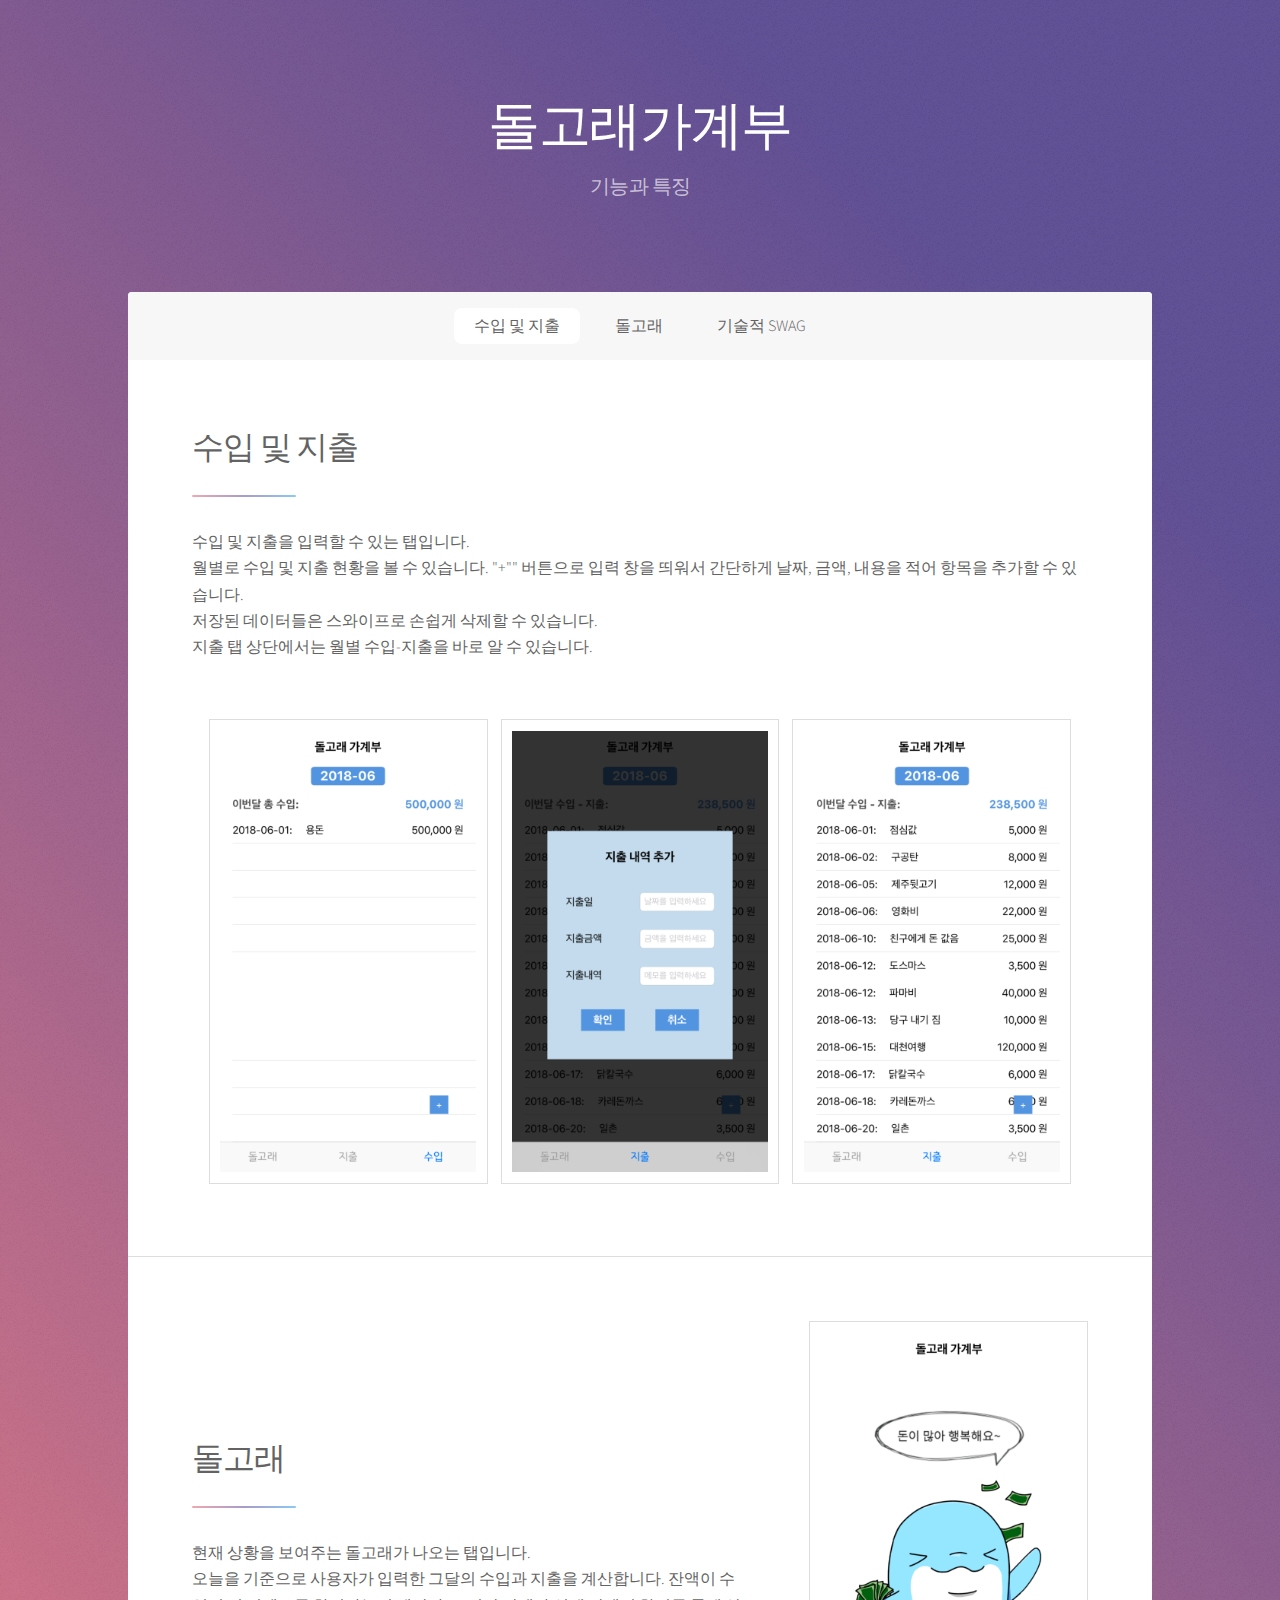
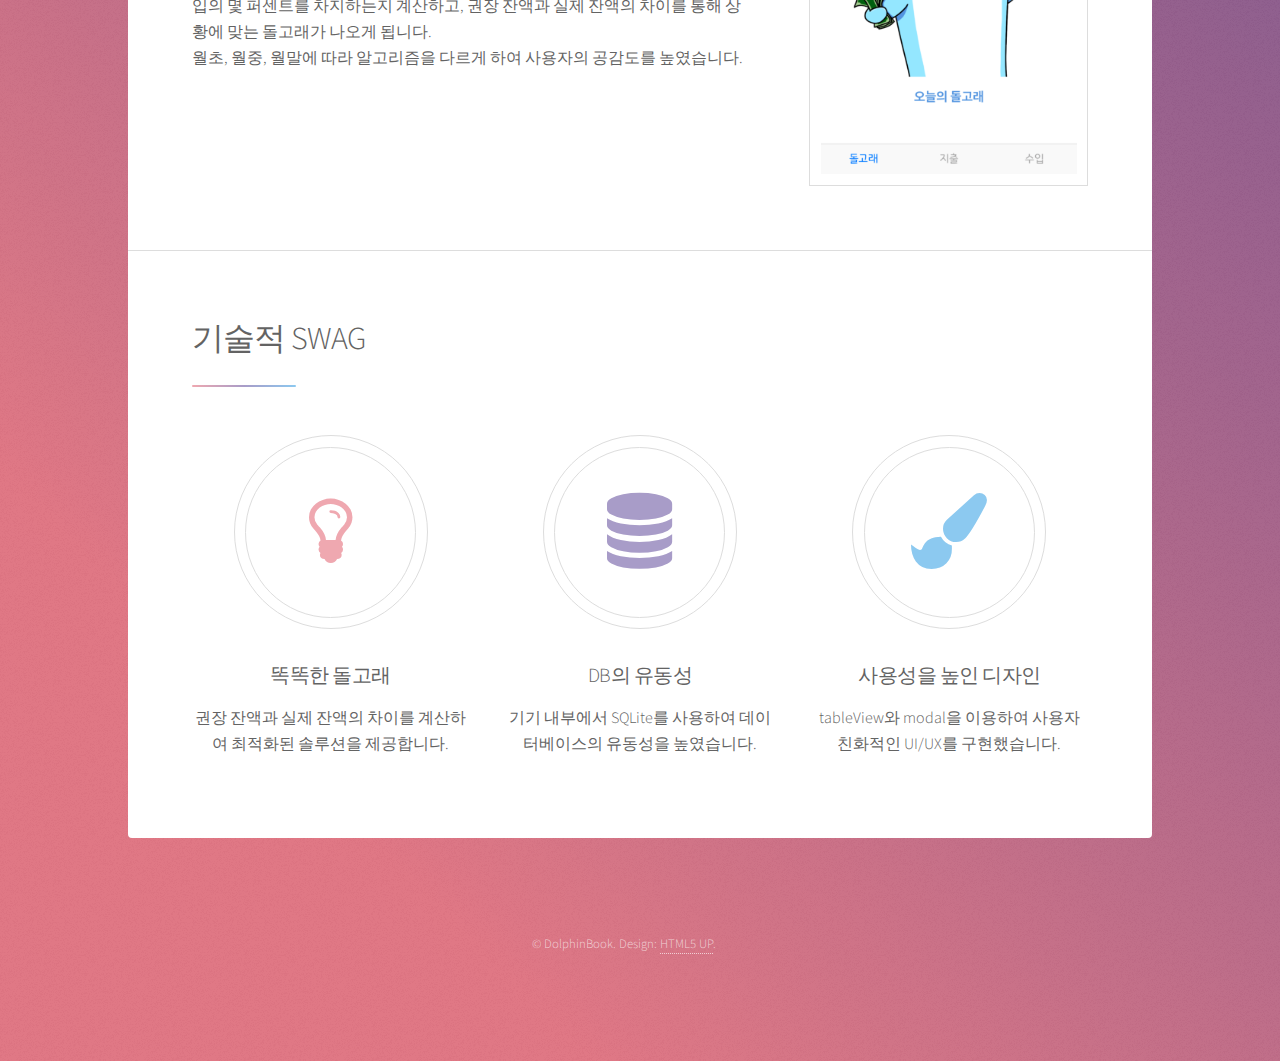
<file: docs/generic.html>
<!DOCTYPE HTML>
<!--
	Stellar by HTML5 UP
	html5up.net | @ajlkn
	Free for personal and commercial use under the CCA 3.0 license (html5up.net/license)
-->
<html>
	<head>
		<title>돌고래가계부 :: 기능과 특징</title>
		<meta charset="utf-8" />
		<meta name="viewport" content="width=device-width, initial-scale=1, user-scalable=no" />
		<link rel="stylesheet" href="assets/css/main.css" />
		<noscript><link rel="stylesheet" href="assets/css/noscript.css" /></noscript>
	</head>
	<body class="is-preload">

		<!-- Wrapper -->
			<div id="wrapper">

				<!-- Header -->

					<header id="header" class="alt">

						<h1>돌고래가계부</h1>

						<p>기능과 특징</p>

					</header>



				<!-- Nav -->

					<nav id="nav">

						<ul>

							<li><a href="#intro" class="active">수입 및 지출</a></li>
							<li><a href="#first">돌고래</a></li>
							<li><a href="#second">기술적 SWAG</a></li>
						</ul>
					</nav>

				<!-- Main -->
					<div id="main">

						<!-- Introduction -->
							<section id="intro" class="main">
								<div class="spotlight" style="display: block">
									<div class="content">
										<header class="major">
											<h2>수입 및 지출</h2>
										</header>
										<p>수입 및 지출을 입력할 수 있는 탭입니다.<br>
                                        월별로 수입 및 지출 현황을 볼 수 있습니다. "+"" 버튼으로 입력 창을 띄워서 간단하게 날짜, 금액, 내용을 적어 항목을 추가할 수 있습니다.<br>
                                        저장된 데이터들은 스와이프로 손쉽게 삭제할 수 있습니다.<br>
                                        지출 탭 상단에서는 월별 수입-지출을 바로 알 수 있습니다. </p> <br />
									</div>
                                    <div style="text-align: center">
									    <div class="imagesq" style="margin-left: 0px; margin-right: 0px"><img src="images/detail_pic04.png" alt="" /></div>
									    <div class="imagesq" style="margin-left: 10px; margin-right: 10px"><img src="images/detail_pic05.png" alt="" /></div>
									    <div class="imagesq" style="margin-left: 0px; margin-right: 0px"><img src="images/detail_pic01.png" alt="" /></div>
								    </div>
                                </div>
							</section>

						<!-- First Section -->
							<section id="first" class="main">
								<div class="spotlight">
									<div class="content">
										<header class="major">
											<h2>돌고래</h2>
										</header>
										<p>현재 상황을 보여주는 돌고래가 나오는 탭입니다.<br>
                                        오늘을 기준으로 사용자가 입력한 그달의 수입과 지출을 계산합니다.
                                        잔액이 수입의 몇 퍼센트를 차지하는지 계산하고, 권장 잔액과 실제 잔액의 차이를 통해
                                        상황에 맞는 돌고래가 나오게 됩니다. <br>
                                        월초, 월중, 월말에 따라 알고리즘을 다르게 하여 사용자의 공감도를 높였습니다. </p>
									</div>
									<span class="imagesq"><img src="images/detail_pic02.png" alt="" /></span>
								</div>
							</section>



						<!-- Second Section -->

							<section id="second" class="main">

								<header class="major">
									<h2>기술적 SWAG</h2>
								</header>
								<ul class="features">
									<li style="text-align: center">
										<span class="icon major style1 fa-lightbulb-o"></span>
										<h3>똑똑한 돌고래</h3>
                                        <p>권장 잔액과 실제 잔액의 차이를 계산하여 최적화된 솔루션을 제공합니다.</p>
									</li>
									<li style="text-align: center">
										<span class="icon major style3 fa-database"></span>
										<h3>DB의 유동성</h3>
                                        <p>기기 내부에서 SQLite를 사용하여 데이터베이스의 유동성을 높였습니다.</p>
									</li>
									<li style="text-align: center">
										<span class="icon major style5 fa-paint-brush"></span>
										<h3>사용성을 높인 디자인</h3>
                                        <p>tableView와 modal을 이용하여 사용자 친화적인 UI/UX를 구현했습니다.</p>
									</li>
								</ul>

							</section>

					</div>

				<!-- Footer -->
					<footer id="footer">
						<p class="copyright">&copy; DolphinBook. Design: <a href="https://html5up.net">HTML5 UP</a>.</p>
					</footer>

			</div>

		<!-- Scripts -->
			<script src="assets/js/jquery.min.js"></script>
			<script src="assets/js/jquery.scrollex.min.js"></script>
			<script src="assets/js/jquery.scrolly.min.js"></script>
			<script src="assets/js/browser.min.js"></script>
			<script src="assets/js/breakpoints.min.js"></script>
			<script src="assets/js/util.js"></script>
			<script src="assets/js/main.js"></script>

	</body>
</html>
</file>
<file: docs/assets/css/noscript.css>
/*
	Stellar by HTML5 UP
	html5up.net | @ajlkn
	Free for personal and commercial use under the CCA 3.0 license (html5up.net/license)
*/

/* Header */

	body.is-preload #header.alt > * {
		opacity: 1;
	}

	body.is-preload #header.alt .logo {
		-moz-transform: none;
		-webkit-transform: none;
		-ms-transform: none;
		transform: none;
	}
</file>
<file: docs/assets/css/main.css>
@import url(font-awesome.min.css);
@import "https://fonts.googleapis.com/css?family=Source+Sans+Pro:300,400";

/*
	Stellar by HTML5 UP
	html5up.net | @ajlkn
	Free for personal and commercial use under the CCA 3.0 license (html5up.net/license)
*/

html, body, div, span, applet, object,
iframe, h1, h2, h3, h4, h5, h6, p, blockquote,
pre, a, abbr, acronym, address, big, cite,
code, del, dfn, em, img, ins, kbd, q, s, samp,
small, strike, strong, sub, sup, tt, var, b,
u, i, center, dl, dt, dd, ol, ul, li, fieldset,
form, label, legend, table, caption, tbody,
tfoot, thead, tr, th, td, article, aside,
canvas, details, embed, figure, figcaption,
footer, header, hgroup, menu, nav, output, ruby,
section, summary, time, mark, audio, video {
	margin: 0;
	padding: 0;
	border: 0;
	font-size: 100%;
	font: inherit;
	vertical-align: baseline;}

article, aside, details, figcaption, figure,
footer, header, hgroup, menu, nav, section {
	display: block;}

body {
	line-height: 1;
}

ol, ul {
	list-style: none;
}

blockquote, q {
	quotes: none;
}

	blockquote:before, blockquote:after, q:before, q:after {
		content: '';
		content: none;
	}

table {
	border-collapse: collapse;
	border-spacing: 0;
}

body {
	-webkit-text-size-adjust: none;
}

mark {
	background-color: transparent;
	color: inherit;
}

input::-moz-focus-inner {
	border: 0;
	padding: 0;
}

input, select, textarea {
	-moz-appearance: none;
	-webkit-appearance: none;
	-ms-appearance: none;
	appearance: none;
}

/* Basic */

	@-ms-viewport {
		width: device-width;
	}

	body {
		-ms-overflow-style: scrollbar;
	}

	@media screen and (max-width: 480px) {

		html, body {
			min-width: 320px;
		}

	}

	html {
		box-sizing: border-box;
	}

	*, *:before, *:after {
		box-sizing: inherit;
	}

	body {
		background-color: #935d8c;
		background-image: url("images/overlay.png"), -moz-linear-gradient(45deg, #e37682 15%, #5f4d93 85%);
		background-image: url("images/overlay.png"), -webkit-linear-gradient(45deg, #e37682 15%, #5f4d93 85%);
		background-image: url("images/overlay.png"), -ms-linear-gradient(45deg, #e37682 15%, #5f4d93 85%);
		background-image: url("images/overlay.png"), linear-gradient(45deg, #e37682 15%, #5f4d93 85%);
	}

		body.is-preload *, body.is-preload *:before, body.is-preload *:after {
			-moz-animation: none !important;
			-webkit-animation: none !important;
			-ms-animation: none !important;
			animation: none !important;
			-moz-transition: none !important;
			-webkit-transition: none !important;
			-ms-transition: none !important;
			transition: none !important;
		}

/* Type */

	body {
		background-color: #935d8c;
		color: rgba(255, 255, 255, 0.65);
	}

	body, input, select, textarea {
		font-family: "Source Sans Pro", Helvetica, sans-serif;
		font-size: 17pt;
		font-weight: 300;
		line-height: 1.65;
	}

		@media screen and (max-width: 1680px) {

			body, input, select, textarea {
				font-size: 14pt;
			}

		}

		@media screen and (max-width: 1280px) {

			body, input, select, textarea {
				font-size: 12pt;
			}

		}

		@media screen and (max-width: 360px) {

			body, input, select, textarea {
				font-size: 11pt;
			}

		}

	a {
		-moz-transition: color 0.2s ease, border-bottom 0.2s ease;
		-webkit-transition: color 0.2s ease, border-bottom 0.2s ease;
		-ms-transition: color 0.2s ease, border-bottom 0.2s ease;
		transition: color 0.2s ease, border-bottom 0.2s ease;
		text-decoration: none;
		border-bottom: dotted 1px;
		color: inherit;
	}

		a:hover {
			border-bottom-color: transparent;
		}

	strong, b {
		font-weight: 400;
	}

	em, i {
		font-style: italic;
	}

	p {
		margin: 0 0 2em 0;
	}

		p.content {
			-moz-columns: 20em 2;
			-webkit-columns: 20em 2;
			-ms-columns: 20em 2;
			columns: 20em 2;
			-moz-column-gap: 2em;
			-webkit-column-gap: 2em;
			-ms-column-gap: 2em;
			column-gap: 2em;
			text-align: justify;
		}

	h1, h2, h3, h4, h5, h6 {
		font-weight: 300;
		line-height: 1.5;
		margin: 0 0 0.7em 0;
		letter-spacing: -0.025em;
	}

		h1 a, h2 a, h3 a, h4 a, h5 a, h6 a {
			color: inherit;
			text-decoration: none;
		}

	h1 {
		font-size: 2.5em;
		line-height: 1.2;
	}

	h2 {
		font-size: 1.5em;
	}

	h3 {
		font-size: 1.25em;
	}

	h4 {
		font-size: 1.1em;
	}

	h5 {
		font-size: 0.9em;
	}

	h6 {
		font-size: 0.7em;
	}

	@media screen and (max-width: 736px) {

		h1 {
			font-size: 2em;
		}

	}

	sub {
		font-size: 0.8em;
		position: relative;
		top: 0.5em;
	}

	sup {
		font-size: 0.8em;
		position: relative;
		top: -0.5em;
	}

	blockquote {
		border-left: solid 4px;
		font-style: italic;
		margin: 0 0 2em 0;
		padding: 0.5em 0 0.5em 2em;
	}

	code {
		border-radius: 8px;
		border: solid 1px;
		font-family: "Courier New", monospace;
		font-size: 0.9em;
		margin: 0 0.25em;
		padding: 0.25em 0.65em;
	}

	pre {
		-webkit-overflow-scrolling: touch;
		font-family: "Courier New", monospace;
		font-size: 0.9em;
		margin: 0 0 2em 0;
	}

		pre code {
			display: block;
			line-height: 1.75;
			padding: 1em 1.5em;
			overflow-x: auto;
		}

	hr {
		border: 0;
		border-bottom: solid 1px;
		margin: 2em 0;
	}

		hr.major {
			margin: 3em 0;
		}

	.align-left {
		text-align: left;
	}

	.align-center {
		text-align: center;
	}

	.align-right {
		text-align: right;
	}

	input, select, textarea {
		color: #ffffff;
	}

	a:hover {
		color: #ffffff;
	}

	strong, b {
		color: #ffffff;
	}

	h1, h2, h3, h4, h5, h6 {
		color: #ffffff;
	}

	blockquote {
		border-left-color: rgba(255, 255, 255, 0.35);
	}

	code {
		background: rgba(255, 255, 255, 0.075);
		border-color: rgba(255, 255, 255, 0.35);
	}

	hr {
		border-bottom-color: rgba(255, 255, 255, 0.35);
	}

/* Row */

	.row {
		display: flex;
		flex-wrap: wrap;
		box-sizing: border-box;
		align-items: stretch;
	}

		.row > * {
			box-sizing: border-box;
		}

		.row.gtr-uniform > * > :last-child {
			margin-bottom: 0;
		}

		.row.aln-left {
			justify-content: flex-start;
		}

		.row.aln-center {
			justify-content: center;
		}

		.row.aln-right {
			justify-content: flex-end;
		}

		.row.aln-top {
			align-items: flex-start;
		}

		.row.aln-middle {
			align-items: center;
		}

		.row.aln-bottom {
			align-items: flex-end;
		}

		.row > .imp {
			order: -1;
		}

		.row > .col-1 {
			width: 8.3333333333%;
		}

		.row > .off-1 {
			margin-left: 8.3333333333%;
		}

		.row > .col-2 {
			width: 16.6666666667%;
		}

		.row > .off-2 {
			margin-left: 16.6666666667%;
		}

		.row > .col-3 {
			width: 25%;
		}

		.row > .off-3 {
			margin-left: 25%;
		}

		.row > .col-4 {
			width: 33.3333333333%;
		}

		.row > .off-4 {
			margin-left: 33.3333333333%;
		}

		.row > .col-5 {
			width: 41.6666666667%;
		}

		.row > .off-5 {
			margin-left: 41.6666666667%;
		}

		.row > .col-6 {
			width: 50%;
		}

		.row > .off-6 {
			margin-left: 50%;
		}

		.row > .col-7 {
			width: 58.3333333333%;
		}

		.row > .off-7 {
			margin-left: 58.3333333333%;
		}

		.row > .col-8 {
			width: 66.6666666667%;
		}

		.row > .off-8 {
			margin-left: 66.6666666667%;
		}

		.row > .col-9 {
			width: 75%;
		}

		.row > .off-9 {
			margin-left: 75%;
		}

		.row > .col-10 {
			width: 83.3333333333%;
		}

		.row > .off-10 {
			margin-left: 83.3333333333%;
		}

		.row > .col-11 {
			width: 91.6666666667%;
		}

		.row > .off-11 {
			margin-left: 91.6666666667%;
		}

		.row > .col-12 {
			width: 100%;
		}

		.row > .off-12 {
			margin-left: 100%;
		}

		.row.gtr-0 {
			margin-top: 0;
			margin-left: 0em;
		}

			.row.gtr-0 > * {
				padding: 0 0 0 0em;
			}

			.row.gtr-0.gtr-uniform {
				margin-top: 0em;
			}

				.row.gtr-0.gtr-uniform > * {
					padding-top: 0em;
				}

		.row.gtr-25 {
			margin-top: 0;
			margin-left: -0.375em;
		}

			.row.gtr-25 > * {
				padding: 0 0 0 0.375em;
			}

			.row.gtr-25.gtr-uniform {
				margin-top: -0.375em;
			}

				.row.gtr-25.gtr-uniform > * {
					padding-top: 0.375em;
				}

		.row.gtr-50 {
			margin-top: 0;
			margin-left: -0.75em;
		}

			.row.gtr-50 > * {
				padding: 0 0 0 0.75em;
			}

			.row.gtr-50.gtr-uniform {
				margin-top: -0.75em;
			}

				.row.gtr-50.gtr-uniform > * {
					padding-top: 0.75em;
				}

		.row {
			margin-top: 0;
			margin-left: -1.5em;
		}

			.row > * {
				padding: 0 0 0 1.5em;
			}

			.row.gtr-uniform {
				margin-top: -1.5em;
			}

				.row.gtr-uniform > * {
					padding-top: 1.5em;
				}

		.row.gtr-150 {
			margin-top: 0;
			margin-left: -2.25em;
		}

			.row.gtr-150 > * {
				padding: 0 0 0 2.25em;
			}

			.row.gtr-150.gtr-uniform {
				margin-top: -2.25em;
			}

				.row.gtr-150.gtr-uniform > * {
					padding-top: 2.25em;
				}

		.row.gtr-200 {
			margin-top: 0;
			margin-left: -3em;
		}

			.row.gtr-200 > * {
				padding: 0 0 0 3em;
			}

			.row.gtr-200.gtr-uniform {
				margin-top: -3em;
			}

				.row.gtr-200.gtr-uniform > * {
					padding-top: 3em;
				}

		@media screen and (max-width: 1680px) {

			.row {
				display: flex;
				flex-wrap: wrap;
				box-sizing: border-box;
				align-items: stretch;
			}

				.row > * {
					box-sizing: border-box;
				}

				.row.gtr-uniform > * > :last-child {
					margin-bottom: 0;
				}

				.row.aln-left {
					justify-content: flex-start;
				}

				.row.aln-center {
					justify-content: center;
				}

				.row.aln-right {
					justify-content: flex-end;
				}

				.row.aln-top {
					align-items: flex-start;
				}

				.row.aln-middle {
					align-items: center;
				}

				.row.aln-bottom {
					align-items: flex-end;
				}

				.row > .imp-xlarge {
					order: -1;
				}

				.row > .col-1-xlarge {
					width: 8.3333333333%;
				}

				.row > .off-1-xlarge {
					margin-left: 8.3333333333%;
				}

				.row > .col-2-xlarge {
					width: 16.6666666667%;
				}

				.row > .off-2-xlarge {
					margin-left: 16.6666666667%;
				}

				.row > .col-3-xlarge {
					width: 25%;
				}

				.row > .off-3-xlarge {
					margin-left: 25%;
				}

				.row > .col-4-xlarge {
					width: 33.3333333333%;
				}

				.row > .off-4-xlarge {
					margin-left: 33.3333333333%;
				}

				.row > .col-5-xlarge {
					width: 41.6666666667%;
				}

				.row > .off-5-xlarge {
					margin-left: 41.6666666667%;
				}

				.row > .col-6-xlarge {
					width: 50%;
				}

				.row > .off-6-xlarge {
					margin-left: 50%;
				}

				.row > .col-7-xlarge {
					width: 58.3333333333%;
				}

				.row > .off-7-xlarge {
					margin-left: 58.3333333333%;
				}

				.row > .col-8-xlarge {
					width: 66.6666666667%;
				}

				.row > .off-8-xlarge {
					margin-left: 66.6666666667%;
				}

				.row > .col-9-xlarge {
					width: 75%;
				}

				.row > .off-9-xlarge {
					margin-left: 75%;
				}

				.row > .col-10-xlarge {
					width: 83.3333333333%;
				}

				.row > .off-10-xlarge {
					margin-left: 83.3333333333%;
				}

				.row > .col-11-xlarge {
					width: 91.6666666667%;
				}

				.row > .off-11-xlarge {
					margin-left: 91.6666666667%;
				}

				.row > .col-12-xlarge {
					width: 100%;
				}

				.row > .off-12-xlarge {
					margin-left: 100%;
				}

				.row.gtr-0 {
					margin-top: 0;
					margin-left: 0em;
				}

					.row.gtr-0 > * {
						padding: 0 0 0 0em;
					}

					.row.gtr-0.gtr-uniform {
						margin-top: 0em;
					}

						.row.gtr-0.gtr-uniform > * {
							padding-top: 0em;
						}

				.row.gtr-25 {
					margin-top: 0;
					margin-left: -0.375em;
				}

					.row.gtr-25 > * {
						padding: 0 0 0 0.375em;
					}

					.row.gtr-25.gtr-uniform {
						margin-top: -0.375em;
					}

						.row.gtr-25.gtr-uniform > * {
							padding-top: 0.375em;
						}

				.row.gtr-50 {
					margin-top: 0;
					margin-left: -0.75em;
				}

					.row.gtr-50 > * {
						padding: 0 0 0 0.75em;
					}

					.row.gtr-50.gtr-uniform {
						margin-top: -0.75em;
					}

						.row.gtr-50.gtr-uniform > * {
							padding-top: 0.75em;
						}

				.row {
					margin-top: 0;
					margin-left: -1.5em;
				}

					.row > * {
						padding: 0 0 0 1.5em;
					}

					.row.gtr-uniform {
						margin-top: -1.5em;
					}

						.row.gtr-uniform > * {
							padding-top: 1.5em;
						}

				.row.gtr-150 {
					margin-top: 0;
					margin-left: -2.25em;
				}

					.row.gtr-150 > * {
						padding: 0 0 0 2.25em;
					}

					.row.gtr-150.gtr-uniform {
						margin-top: -2.25em;
					}

						.row.gtr-150.gtr-uniform > * {
							padding-top: 2.25em;
						}

				.row.gtr-200 {
					margin-top: 0;
					margin-left: -3em;
				}

					.row.gtr-200 > * {
						padding: 0 0 0 3em;
					}

					.row.gtr-200.gtr-uniform {
						margin-top: -3em;
					}

						.row.gtr-200.gtr-uniform > * {
							padding-top: 3em;
						}

		}

		@media screen and (max-width: 1280px) {

			.row {
				display: flex;
				flex-wrap: wrap;
				box-sizing: border-box;
				align-items: stretch;
			}

				.row > * {
					box-sizing: border-box;
				}

				.row.gtr-uniform > * > :last-child {
					margin-bottom: 0;
				}

				.row.aln-left {
					justify-content: flex-start;
				}

				.row.aln-center {
					justify-content: center;
				}

				.row.aln-right {
					justify-content: flex-end;
				}

				.row.aln-top {
					align-items: flex-start;
				}

				.row.aln-middle {
					align-items: center;
				}

				.row.aln-bottom {
					align-items: flex-end;
				}

				.row > .imp-large {
					order: -1;
				}

				.row > .col-1-large {
					width: 8.3333333333%;
				}

				.row > .off-1-large {
					margin-left: 8.3333333333%;
				}

				.row > .col-2-large {
					width: 16.6666666667%;
				}

				.row > .off-2-large {
					margin-left: 16.6666666667%;
				}

				.row > .col-3-large {
					width: 25%;
				}

				.row > .off-3-large {
					margin-left: 25%;
				}

				.row > .col-4-large {
					width: 33.3333333333%;
				}

				.row > .off-4-large {
					margin-left: 33.3333333333%;
				}

				.row > .col-5-large {
					width: 41.6666666667%;
				}

				.row > .off-5-large {
					margin-left: 41.6666666667%;
				}

				.row > .col-6-large {
					width: 50%;
				}

				.row > .off-6-large {
					margin-left: 50%;
				}

				.row > .col-7-large {
					width: 58.3333333333%;
				}

				.row > .off-7-large {
					margin-left: 58.3333333333%;
				}

				.row > .col-8-large {
					width: 66.6666666667%;
				}

				.row > .off-8-large {
					margin-left: 66.6666666667%;
				}

				.row > .col-9-large {
					width: 75%;
				}

				.row > .off-9-large {
					margin-left: 75%;
				}

				.row > .col-10-large {
					width: 83.3333333333%;
				}

				.row > .off-10-large {
					margin-left: 83.3333333333%;
				}

				.row > .col-11-large {
					width: 91.6666666667%;
				}

				.row > .off-11-large {
					margin-left: 91.6666666667%;
				}

				.row > .col-12-large {
					width: 100%;
				}

				.row > .off-12-large {
					margin-left: 100%;
				}

				.row.gtr-0 {
					margin-top: 0;
					margin-left: 0em;
				}

					.row.gtr-0 > * {
						padding: 0 0 0 0em;
					}

					.row.gtr-0.gtr-uniform {
						margin-top: 0em;
					}

						.row.gtr-0.gtr-uniform > * {
							padding-top: 0em;
						}

				.row.gtr-25 {
					margin-top: 0;
					margin-left: -0.375em;
				}

					.row.gtr-25 > * {
						padding: 0 0 0 0.375em;
					}

					.row.gtr-25.gtr-uniform {
						margin-top: -0.375em;
					}

						.row.gtr-25.gtr-uniform > * {
							padding-top: 0.375em;
						}

				.row.gtr-50 {
					margin-top: 0;
					margin-left: -0.75em;
				}

					.row.gtr-50 > * {
						padding: 0 0 0 0.75em;
					}

					.row.gtr-50.gtr-uniform {
						margin-top: -0.75em;
					}

						.row.gtr-50.gtr-uniform > * {
							padding-top: 0.75em;
						}

				.row {
					margin-top: 0;
					margin-left: -1.5em;
				}

					.row > * {
						padding: 0 0 0 1.5em;
					}

					.row.gtr-uniform {
						margin-top: -1.5em;
					}

						.row.gtr-uniform > * {
							padding-top: 1.5em;
						}

				.row.gtr-150 {
					margin-top: 0;
					margin-left: -2.25em;
				}

					.row.gtr-150 > * {
						padding: 0 0 0 2.25em;
					}

					.row.gtr-150.gtr-uniform {
						margin-top: -2.25em;
					}

						.row.gtr-150.gtr-uniform > * {
							padding-top: 2.25em;
						}

				.row.gtr-200 {
					margin-top: 0;
					margin-left: -3em;
				}

					.row.gtr-200 > * {
						padding: 0 0 0 3em;
					}

					.row.gtr-200.gtr-uniform {
						margin-top: -3em;
					}

						.row.gtr-200.gtr-uniform > * {
							padding-top: 3em;
						}

		}

		@media screen and (max-width: 980px) {

			.row {
				display: flex;
				flex-wrap: wrap;
				box-sizing: border-box;
				align-items: stretch;
			}

				.row > * {
					box-sizing: border-box;
				}

				.row.gtr-uniform > * > :last-child {
					margin-bottom: 0;
				}

				.row.aln-left {
					justify-content: flex-start;
				}

				.row.aln-center {
					justify-content: center;
				}

				.row.aln-right {
					justify-content: flex-end;
				}

				.row.aln-top {
					align-items: flex-start;
				}

				.row.aln-middle {
					align-items: center;
				}

				.row.aln-bottom {
					align-items: flex-end;
				}

				.row > .imp-medium {
					order: -1;
				}

				.row > .col-1-medium {
					width: 8.3333333333%;
				}

				.row > .off-1-medium {
					margin-left: 8.3333333333%;
				}

				.row > .col-2-medium {
					width: 16.6666666667%;
				}

				.row > .off-2-medium {
					margin-left: 16.6666666667%;
				}

				.row > .col-3-medium {
					width: 25%;
				}

				.row > .off-3-medium {
					margin-left: 25%;
				}

				.row > .col-4-medium {
					width: 33.3333333333%;
				}

				.row > .off-4-medium {
					margin-left: 33.3333333333%;
				}

				.row > .col-5-medium {
					width: 41.6666666667%;
				}

				.row > .off-5-medium {
					margin-left: 41.6666666667%;
				}

				.row > .col-6-medium {
					width: 50%;
				}

				.row > .off-6-medium {
					margin-left: 50%;
				}

				.row > .col-7-medium {
					width: 58.3333333333%;
				}

				.row > .off-7-medium {
					margin-left: 58.3333333333%;
				}

				.row > .col-8-medium {
					width: 66.6666666667%;
				}

				.row > .off-8-medium {
					margin-left: 66.6666666667%;
				}

				.row > .col-9-medium {
					width: 75%;
				}

				.row > .off-9-medium {
					margin-left: 75%;
				}

				.row > .col-10-medium {
					width: 83.3333333333%;
				}

				.row > .off-10-medium {
					margin-left: 83.3333333333%;
				}

				.row > .col-11-medium {
					width: 91.6666666667%;
				}

				.row > .off-11-medium {
					margin-left: 91.6666666667%;
				}

				.row > .col-12-medium {
					width: 100%;
				}

				.row > .off-12-medium {
					margin-left: 100%;
				}

				.row.gtr-0 {
					margin-top: 0;
					margin-left: 0em;
				}

					.row.gtr-0 > * {
						padding: 0 0 0 0em;
					}

					.row.gtr-0.gtr-uniform {
						margin-top: 0em;
					}

						.row.gtr-0.gtr-uniform > * {
							padding-top: 0em;
						}

				.row.gtr-25 {
					margin-top: 0;
					margin-left: -0.375em;
				}

					.row.gtr-25 > * {
						padding: 0 0 0 0.375em;
					}

					.row.gtr-25.gtr-uniform {
						margin-top: -0.375em;
					}

						.row.gtr-25.gtr-uniform > * {
							padding-top: 0.375em;
						}

				.row.gtr-50 {
					margin-top: 0;
					margin-left: -0.75em;
				}

					.row.gtr-50 > * {
						padding: 0 0 0 0.75em;
					}

					.row.gtr-50.gtr-uniform {
						margin-top: -0.75em;
					}

						.row.gtr-50.gtr-uniform > * {
							padding-top: 0.75em;
						}

				.row {
					margin-top: 0;
					margin-left: -1.5em;
				}

					.row > * {
						padding: 0 0 0 1.5em;
					}

					.row.gtr-uniform {
						margin-top: -1.5em;
					}

						.row.gtr-uniform > * {
							padding-top: 1.5em;
						}

				.row.gtr-150 {
					margin-top: 0;
					margin-left: -2.25em;
				}

					.row.gtr-150 > * {
						padding: 0 0 0 2.25em;
					}

					.row.gtr-150.gtr-uniform {
						margin-top: -2.25em;
					}

						.row.gtr-150.gtr-uniform > * {
							padding-top: 2.25em;
						}

				.row.gtr-200 {
					margin-top: 0;
					margin-left: -3em;
				}

					.row.gtr-200 > * {
						padding: 0 0 0 3em;
					}

					.row.gtr-200.gtr-uniform {
						margin-top: -3em;
					}

						.row.gtr-200.gtr-uniform > * {
							padding-top: 3em;
						}

		}

		@media screen and (max-width: 736px) {

			.row {
				display: flex;
				flex-wrap: wrap;
				box-sizing: border-box;
				align-items: stretch;
			}

				.row > * {
					box-sizing: border-box;
				}

				.row.gtr-uniform > * > :last-child {
					margin-bottom: 0;
				}

				.row.aln-left {
					justify-content: flex-start;
				}

				.row.aln-center {
					justify-content: center;
				}

				.row.aln-right {
					justify-content: flex-end;
				}

				.row.aln-top {
					align-items: flex-start;
				}

				.row.aln-middle {
					align-items: center;
				}

				.row.aln-bottom {
					align-items: flex-end;
				}

				.row > .imp-small {
					order: -1;
				}

				.row > .col-1-small {
					width: 8.3333333333%;
				}

				.row > .off-1-small {
					margin-left: 8.3333333333%;
				}

				.row > .col-2-small {
					width: 16.6666666667%;
				}

				.row > .off-2-small {
					margin-left: 16.6666666667%;
				}

				.row > .col-3-small {
					width: 25%;
				}

				.row > .off-3-small {
					margin-left: 25%;
				}

				.row > .col-4-small {
					width: 33.3333333333%;
				}

				.row > .off-4-small {
					margin-left: 33.3333333333%;
				}

				.row > .col-5-small {
					width: 41.6666666667%;
				}

				.row > .off-5-small {
					margin-left: 41.6666666667%;
				}

				.row > .col-6-small {
					width: 50%;
				}

				.row > .off-6-small {
					margin-left: 50%;
				}

				.row > .col-7-small {
					width: 58.3333333333%;
				}

				.row > .off-7-small {
					margin-left: 58.3333333333%;
				}

				.row > .col-8-small {
					width: 66.6666666667%;
				}

				.row > .off-8-small {
					margin-left: 66.6666666667%;
				}

				.row > .col-9-small {
					width: 75%;
				}

				.row > .off-9-small {
					margin-left: 75%;
				}

				.row > .col-10-small {
					width: 83.3333333333%;
				}

				.row > .off-10-small {
					margin-left: 83.3333333333%;
				}

				.row > .col-11-small {
					width: 91.6666666667%;
				}

				.row > .off-11-small {
					margin-left: 91.6666666667%;
				}

				.row > .col-12-small {
					width: 100%;
				}

				.row > .off-12-small {
					margin-left: 100%;
				}

				.row.gtr-0 {
					margin-top: 0;
					margin-left: 0em;
				}

					.row.gtr-0 > * {
						padding: 0 0 0 0em;
					}

					.row.gtr-0.gtr-uniform {
						margin-top: 0em;
					}

						.row.gtr-0.gtr-uniform > * {
							padding-top: 0em;
						}

				.row.gtr-25 {
					margin-top: 0;
					margin-left: -0.25em;
				}

					.row.gtr-25 > * {
						padding: 0 0 0 0.25em;
					}

					.row.gtr-25.gtr-uniform {
						margin-top: -0.25em;
					}

						.row.gtr-25.gtr-uniform > * {
							padding-top: 0.25em;
						}

				.row.gtr-50 {
					margin-top: 0;
					margin-left: -0.5em;
				}

					.row.gtr-50 > * {
						padding: 0 0 0 0.5em;
					}

					.row.gtr-50.gtr-uniform {
						margin-top: -0.5em;
					}

						.row.gtr-50.gtr-uniform > * {
							padding-top: 0.5em;
						}

				.row {
					margin-top: 0;
					margin-left: -1em;
				}

					.row > * {
						padding: 0 0 0 1em;
					}

					.row.gtr-uniform {
						margin-top: -1em;
					}

						.row.gtr-uniform > * {
							padding-top: 1em;
						}

				.row.gtr-150 {
					margin-top: 0;
					margin-left: -1.5em;
				}

					.row.gtr-150 > * {
						padding: 0 0 0 1.5em;
					}

					.row.gtr-150.gtr-uniform {
						margin-top: -1.5em;
					}

						.row.gtr-150.gtr-uniform > * {
							padding-top: 1.5em;
						}

				.row.gtr-200 {
					margin-top: 0;
					margin-left: -2em;
				}

					.row.gtr-200 > * {
						padding: 0 0 0 2em;
					}

					.row.gtr-200.gtr-uniform {
						margin-top: -2em;
					}

						.row.gtr-200.gtr-uniform > * {
							padding-top: 2em;
						}

		}

		@media screen and (max-width: 480px) {

			.row {
				display: flex;
				flex-wrap: wrap;
				box-sizing: border-box;
				align-items: stretch;
			}

				.row > * {
					box-sizing: border-box;
				}

				.row.gtr-uniform > * > :last-child {
					margin-bottom: 0;
				}

				.row.aln-left {
					justify-content: flex-start;
				}

				.row.aln-center {
					justify-content: center;
				}

				.row.aln-right {
					justify-content: flex-end;
				}

				.row.aln-top {
					align-items: flex-start;
				}

				.row.aln-middle {
					align-items: center;
				}

				.row.aln-bottom {
					align-items: flex-end;
				}

				.row > .imp-xsmall {
					order: -1;
				}

				.row > .col-1-xsmall {
					width: 8.3333333333%;
				}

				.row > .off-1-xsmall {
					margin-left: 8.3333333333%;
				}

				.row > .col-2-xsmall {
					width: 16.6666666667%;
				}

				.row > .off-2-xsmall {
					margin-left: 16.6666666667%;
				}

				.row > .col-3-xsmall {
					width: 25%;
				}

				.row > .off-3-xsmall {
					margin-left: 25%;
				}

				.row > .col-4-xsmall {
					width: 33.3333333333%;
				}

				.row > .off-4-xsmall {
					margin-left: 33.3333333333%;
				}

				.row > .col-5-xsmall {
					width: 41.6666666667%;
				}

				.row > .off-5-xsmall {
					margin-left: 41.6666666667%;
				}

				.row > .col-6-xsmall {
					width: 50%;
				}

				.row > .off-6-xsmall {
					margin-left: 50%;
				}

				.row > .col-7-xsmall {
					width: 58.3333333333%;
				}

				.row > .off-7-xsmall {
					margin-left: 58.3333333333%;
				}

				.row > .col-8-xsmall {
					width: 66.6666666667%;
				}

				.row > .off-8-xsmall {
					margin-left: 66.6666666667%;
				}

				.row > .col-9-xsmall {
					width: 75%;
				}

				.row > .off-9-xsmall {
					margin-left: 75%;
				}

				.row > .col-10-xsmall {
					width: 83.3333333333%;
				}

				.row > .off-10-xsmall {
					margin-left: 83.3333333333%;
				}

				.row > .col-11-xsmall {
					width: 91.6666666667%;
				}

				.row > .off-11-xsmall {
					margin-left: 91.6666666667%;
				}

				.row > .col-12-xsmall {
					width: 100%;
				}

				.row > .off-12-xsmall {
					margin-left: 100%;
				}

				.row.gtr-0 {
					margin-top: 0;
					margin-left: 0em;
				}

					.row.gtr-0 > * {
						padding: 0 0 0 0em;
					}

					.row.gtr-0.gtr-uniform {
						margin-top: 0em;
					}

						.row.gtr-0.gtr-uniform > * {
							padding-top: 0em;
						}

				.row.gtr-25 {
					margin-top: 0;
					margin-left: -0.3125em;
				}

					.row.gtr-25 > * {
						padding: 0 0 0 0.3125em;
					}

					.row.gtr-25.gtr-uniform {
						margin-top: -0.3125em;
					}

						.row.gtr-25.gtr-uniform > * {
							padding-top: 0.3125em;
						}

				.row.gtr-50 {
					margin-top: 0;
					margin-left: -0.625em;
				}

					.row.gtr-50 > * {
						padding: 0 0 0 0.625em;
					}

					.row.gtr-50.gtr-uniform {
						margin-top: -0.625em;
					}

						.row.gtr-50.gtr-uniform > * {
							padding-top: 0.625em;
						}

				.row {
					margin-top: 0;
					margin-left: -1.25em;
				}

					.row > * {
						padding: 0 0 0 1.25em;
					}

					.row.gtr-uniform {
						margin-top: -1.25em;
					}

						.row.gtr-uniform > * {
							padding-top: 1.25em;
						}

				.row.gtr-150 {
					margin-top: 0;
					margin-left: -1.875em;
				}

					.row.gtr-150 > * {
						padding: 0 0 0 1.875em;
					}

					.row.gtr-150.gtr-uniform {
						margin-top: -1.875em;
					}

						.row.gtr-150.gtr-uniform > * {
							padding-top: 1.875em;
						}

				.row.gtr-200 {
					margin-top: 0;
					margin-left: -2.5em;
				}

					.row.gtr-200 > * {
						padding: 0 0 0 2.5em;
					}

					.row.gtr-200.gtr-uniform {
						margin-top: -2.5em;
					}

						.row.gtr-200.gtr-uniform > * {
							padding-top: 2.5em;
						}

		}

/* Box */

	.box {
		border-radius: 8px;
		border: solid;
		margin-bottom: 2em;
		padding: 1.5em;
	}

		.box > :last-child,
		.box > :last-child > :last-child,
		.box > :last-child > :last-child > :last-child {
			margin-bottom: 0;
		}

		.box.alt {
			border: 0;
			border-radius: 0;
			padding: 0;
		}

	.box {
		border-color: rgba(255, 255, 255, 0.35);
	}

/* Button */

	input[type="submit"],
	input[type="reset"],
	input[type="button"],
	button,
	.button {
		-moz-appearance: none;
		-webkit-appearance: none;
		-ms-appearance: none;
		appearance: none;
		-moz-transition: background-color 0.2s ease-in-out, color 0.2s ease-in-out;
		-webkit-transition: background-color 0.2s ease-in-out, color 0.2s ease-in-out;
		-ms-transition: background-color 0.2s ease-in-out, color 0.2s ease-in-out;
		transition: background-color 0.2s ease-in-out, color 0.2s ease-in-out;
		border-radius: 8px;
		border: 0;
		cursor: pointer;
		display: inline-block;
		font-weight: 300;
		height: 2.75em;
		line-height: 2.75em;
		min-width: 9.25em;
		padding: 0 1.5em;
		text-align: center;
		text-decoration: none;
		white-space: nowrap;
	}

		input[type="submit"].icon,
		input[type="reset"].icon,
		input[type="button"].icon,
		button.icon,
		.button.icon {
			padding-left: 1.35em;
		}

			input[type="submit"].icon:before,
			input[type="reset"].icon:before,
			input[type="button"].icon:before,
			button.icon:before,
			.button.icon:before {
				margin-right: 0.5em;
			}

		input[type="submit"].fit,
		input[type="reset"].fit,
		input[type="button"].fit,
		button.fit,
		.button.fit {
			width: 100%;
		}

		input[type="submit"].small,
		input[type="reset"].small,
		input[type="button"].small,
		button.small,
		.button.small {
			font-size: 0.8em;
		}

		input[type="submit"].large,
		input[type="reset"].large,
		input[type="button"].large,
		button.large,
		.button.large {
			font-size: 1.35em;
		}

		input[type="submit"].disabled, input[type="submit"]:disabled,
		input[type="reset"].disabled,
		input[type="reset"]:disabled,
		input[type="button"].disabled,
		input[type="button"]:disabled,
		button.disabled,
		button:disabled,
		.button.disabled,
		.button:disabled {
			pointer-events: none;
			opacity: 0.25;
		}

		@media screen and (max-width: 736px) {

			input[type="submit"],
			input[type="reset"],
			input[type="button"],
			button,
			.button {
				min-width: 0;
			}

		}

	input[type="submit"],
	input[type="reset"],
	input[type="button"],
	button,
	.button {
		background-color: transparent;
		box-shadow: inset 0 0 0 1px rgba(255, 255, 255, 0.35);
		color: #ffffff !important;
	}

		input[type="submit"]:hover,
		input[type="reset"]:hover,
		input[type="button"]:hover,
		button:hover,
		.button:hover {
			background-color: rgba(255, 255, 255, 0.075);
		}

		input[type="submit"]:active,
		input[type="reset"]:active,
		input[type="button"]:active,
		button:active,
		.button:active {
			background-color: rgba(255, 255, 255, 0.2);
		}

		input[type="submit"].icon:before,
		input[type="reset"].icon:before,
		input[type="button"].icon:before,
		button.icon:before,
		.button.icon:before {
			color: rgba(255, 255, 255, 0.5);
		}

		input[type="submit"].primary,
		input[type="reset"].primary,
		input[type="button"].primary,
		button.primary,
		.button.primary {
			background-color: #8cc9f0;
			color: #ffffff !important;
			box-shadow: none;
		}

			input[type="submit"].primary:hover,
			input[type="reset"].primary:hover,
			input[type="button"].primary:hover,
			button.primary:hover,
			.button.primary:hover {
				background-color: #9acff2;
			}

			input[type="submit"].primary:active,
			input[type="reset"].primary:active,
			input[type="button"].primary:active,
			button.primary:active,
			.button.primary:active {
				background-color: #7ec3ee;
			}

			input[type="submit"].primary.icon:before,
			input[type="reset"].primary.icon:before,
			input[type="button"].primary.icon:before,
			button.primary.icon:before,
			.button.primary.icon:before {
				color: #ffffff !important;
			}

/* Form */

	form {
		margin: 0 0 2em 0;
	}

	label {
		display: block;
		font-size: 0.9em;
		font-weight: 400;
		margin: 0 0 1em 0;
	}

	input[type="text"],
	input[type="password"],
	input[type="email"],
	select,
	textarea {
		-moz-appearance: none;
		-webkit-appearance: none;
		-ms-appearance: none;
		appearance: none;
		border-radius: 8px;
		border: solid 1px;
		color: inherit;
		display: block;
		outline: 0;
		padding: 0 1em;
		text-decoration: none;
		width: 100%;
	}

		input[type="text"]:invalid,
		input[type="password"]:invalid,
		input[type="email"]:invalid,
		select:invalid,
		textarea:invalid {
			box-shadow: none;
		}

	select {
		background-size: 1.25rem;
		background-repeat: no-repeat;
		background-position: calc(100% - 1rem) center;
		height: 2.75em;
		padding-right: 2.75em;
		text-overflow: ellipsis;
	}

		select:focus::-ms-value {
			background-color: transparent;
		}

		select::-ms-expand {
			display: none;
		}

	input[type="text"],
	input[type="password"],
	input[type="email"],
	select {
		height: 2.75em;
	}

	textarea {
		padding: 0.75em 1em;
	}

	input[type="checkbox"],
	input[type="radio"] {
		-moz-appearance: none;
		-webkit-appearance: none;
		-ms-appearance: none;
		appearance: none;
		display: block;
		float: left;
		margin-right: -2em;
		opacity: 0;
		width: 1em;
		z-index: -1;
	}

		input[type="checkbox"] + label,
		input[type="radio"] + label {
			text-decoration: none;
			cursor: pointer;
			display: inline-block;
			font-size: 1em;
			font-weight: 300;
			padding-left: 2.4em;
			padding-right: 0.75em;
			position: relative;
		}

			input[type="checkbox"] + label:before,
			input[type="radio"] + label:before {
				-moz-osx-font-smoothing: grayscale;
				-webkit-font-smoothing: antialiased;
				font-family: FontAwesome;
				font-style: normal;
				font-weight: normal;
				text-transform: none !important;
			}

			input[type="checkbox"] + label:before,
			input[type="radio"] + label:before {
				border-radius: 8px;
				border: solid 1px;
				content: '';
				display: inline-block;
				height: 1.65em;
				left: 0;
				line-height: 1.58125em;
				position: absolute;
				text-align: center;
				top: 0;
				width: 1.65em;
			}

		input[type="checkbox"]:checked + label:before,
		input[type="radio"]:checked + label:before {
			content: '\f00c';
		}

	input[type="checkbox"] + label:before {
		border-radius: 8px;
	}

	input[type="radio"] + label:before {
		border-radius: 100%;
	}

	::-webkit-input-placeholder {
		opacity: 1.0;
	}

	:-moz-placeholder {
		opacity: 1.0;
	}

	::-moz-placeholder {
		opacity: 1.0;
	}

	:-ms-input-placeholder {
		opacity: 1.0;
	}

	label {
		color: #ffffff;
	}

	input[type="text"],
	input[type="password"],
	input[type="email"],
	select,
	textarea {
		background-color: rgba(255, 255, 255, 0.075);
		border-color: rgba(255, 255, 255, 0.35);
	}

		input[type="text"]:focus,
		input[type="password"]:focus,
		input[type="email"]:focus,
		select:focus,
		textarea:focus {
			border-color: #8cc9f0;
			box-shadow: 0 0 0 1px #8cc9f0;
		}

	select {
		background-image: url("data:image/svg+xml;charset=utf8,%3Csvg xmlns='http://www.w3.org/2000/svg' width='40' height='40' preserveAspectRatio='none' viewBox='0 0 40 40'%3E%3Cpath d='M9.4,12.3l10.4,10.4l10.4-10.4c0.2-0.2,0.5-0.4,0.9-0.4c0.3,0,0.6,0.1,0.9,0.4l3.3,3.3c0.2,0.2,0.4,0.5,0.4,0.9 c0,0.4-0.1,0.6-0.4,0.9L20.7,31.9c-0.2,0.2-0.5,0.4-0.9,0.4c-0.3,0-0.6-0.1-0.9-0.4L4.3,17.3c-0.2-0.2-0.4-0.5-0.4-0.9 c0-0.4,0.1-0.6,0.4-0.9l3.3-3.3c0.2-0.2,0.5-0.4,0.9-0.4S9.1,12.1,9.4,12.3z' fill='rgba(255, 255, 255, 0.35)' /%3E%3C/svg%3E");
	}

		select option {
			color: #ffffff;
			background: #935d8c;
		}

	input[type="checkbox"] + label,
	input[type="radio"] + label {
		color: rgba(255, 255, 255, 0.65);
	}

		input[type="checkbox"] + label:before,
		input[type="radio"] + label:before {
			background: rgba(255, 255, 255, 0.075);
			border-color: rgba(255, 255, 255, 0.35);
		}

	input[type="checkbox"]:checked + label:before,
	input[type="radio"]:checked + label:before {
		background-color: #ffffff;
		border-color: #ffffff;
		color: #935d8c;
	}

	input[type="checkbox"]:focus + label:before,
	input[type="radio"]:focus + label:before {
		border-color: #8cc9f0;
		box-shadow: 0 0 0 1px #8cc9f0;
	}

	::-webkit-input-placeholder {
		color: rgba(255, 255, 255, 0.5) !important;
	}

	:-moz-placeholder {
		color: rgba(255, 255, 255, 0.5) !important;
	}

	::-moz-placeholder {
		color: rgba(255, 255, 255, 0.5) !important;
	}

	:-ms-input-placeholder {
		color: rgba(255, 255, 255, 0.5) !important;
	}

	.formerize-placeholder {
		color: rgba(255, 255, 255, 0.5) !important;
	}

/* Icon */

	.icon {
		text-decoration: none;
		-moz-transition: background-color 0.2s ease-in-out, color 0.2s ease-in-out;
		-webkit-transition: background-color 0.2s ease-in-out, color 0.2s ease-in-out;
		-ms-transition: background-color 0.2s ease-in-out, color 0.2s ease-in-out;
		transition: background-color 0.2s ease-in-out, color 0.2s ease-in-out;
		border-bottom: none;
		position: relative;
	}

		.icon:before {
			-moz-osx-font-smoothing: grayscale;
			-webkit-font-smoothing: antialiased;
			font-family: FontAwesome;
			font-style: normal;
			font-weight: normal;
			text-transform: none !important;
		}

		.icon > .label {
			display: none;
		}

		.icon.major {
			border: solid 1px;
			display: inline-block;
			border-radius: 100%;
			padding: 0.65em;
			margin: 0 0 2em 0;
			cursor: default;
		}

			.icon.major:before {
				display: inline-block;
				font-size: 6.25rem;
				width: 2.25em;
				height: 2.25em;
				line-height: 2.2em;
				border-radius: 100%;
				border: solid 1px;
				text-align: center;
			}
            
		.icon.alt {
			display: inline-block;
			border: solid 1px;
			border-radius: 100%;
		}

			.icon.alt:before {
				display: block;
				font-size: 1.25em;
				width: 2em;
				height: 2em;
				text-align: center;
				line-height: 2em;
			}

		.icon.style1 {
			color: #efa8b0;
		}

		.icon.style2 {
			color: #c79cc8;
		}

		.icon.style3 {
			color: #a89cc8;
		}

		.icon.style4 {
			color: #9bb2e1;
		}

		.icon.style5 {
			color: #8cc9f0;
		}

		@media screen and (max-width: 1680px) {

			.icon.major:before {
				font-size: 5.5rem;
			}

		}

		@media screen and (max-width: 1280px) {

			.icon.major:before {
				font-size: 4.75rem;
			}

		}

		@media screen and (max-width: 736px) {

			.icon.major {
				margin: 0 0 1.5em 0;
				padding: 0.35em;
			}

				.icon.major:before {
					font-size: 3.5rem;
				}

		}

	.icon.major {
		border-color: rgba(255, 255, 255, 0.35);
	}

		.icon.major:before {
			border-color: rgba(255, 255, 255, 0.35);
		}

	.icon.alt {
		border-color: rgba(255, 255, 255, 0.35);
		color: #ffffff;
	}

		.icon.alt:hover {
			background-color: rgba(255, 255, 255, 0.075);
		}

		.icon.alt:active {
			background-color: rgba(255, 255, 255, 0.2);
		}

/* Image */

	.image {
		border-radius: 8px;
		border: 0;
		display: inline-block;
		position: relative;
	}

		.image img {
			border-radius: 8px;
			display: block;
		}

		.image.left, .image.right {
			max-width: 40%;
		}

			.image.left img, .image.right img {
				width: 100%;
			}

		.image.left {
			float: left;
			margin: 0 1.5em 1em 0;
			top: 0.25em;
		}

		.image.right {
			float: right;
			margin: 0 0 1em 1.5em;
			top: 0.25em;
		}

		.image.fit {
			display: block;
			margin: 0 0 2em 0;
			width: 100%;
		}

			.image.fit img {
				width: 100%;
			}

		.image.main {
			display: block;
			margin: 0 0 3em 0;
			width: 100%;
		}

			.image.main img {
				width: 100%;
			}

/* List */

	ol {
		list-style: decimal;
		margin: 0 0 2em 0;
		padding-left: 1.25em;
	}

		ol li {
			padding-left: 0.25em;
		}

	ul {
		list-style: disc;
		margin: 0 0 2em 0;
		padding-left: 1em;
	}

		ul li {
			padding-left: 0.5em;
		}

		ul.alt {
			list-style: none;
			padding-left: 0;
		}

			ul.alt li {
				border-top: solid 1px;
				padding: 0.5em 0;
			}

				ul.alt li:first-child {
					border-top: 0;
					padding-top: 0;
				}

	dl {
		margin: 0 0 2em 0;
	}

		dl dt {
			display: block;
			font-weight: 400;
			margin: 0 0 1em 0;
		}

		dl dd {
			margin-left: 2em;
		}

		dl.alt dt {
			display: block;
			width: 3em;
			margin: 0;
			clear: left;
			float: left;
		}

		dl.alt dd {
			margin: 0 0 0.85em 5.5em;
		}

		dl.alt:after {
			content: '';
			display: block;
			clear: both;
		}

	ul.alt li {
		border-top-color: rgba(255, 255, 255, 0.35);
	}

	dl dt {
		color: #ffffff;
	}

/* Actions */

	ul.actions {
		display: -moz-flex;
		display: -webkit-flex;
		display: -ms-flex;
		display: flex;
		cursor: default;
		list-style: none;
		margin-left: -1em;
		padding-left: 0;
	}

		ul.actions li {
			padding: 0 0 0 1em;
			vertical-align: middle;
		}

		ul.actions.special {
			-moz-justify-content: center;
			-webkit-justify-content: center;
			-ms-justify-content: center;
			justify-content: center;
			width: 100%;
			margin-left: 0;
		}

			ul.actions.special li:first-child {
				padding-left: 0;
			}

		ul.actions.stacked {
			-moz-flex-direction: column;
			-webkit-flex-direction: column;
			-ms-flex-direction: column;
			flex-direction: column;
			margin-left: 0;
		}

			ul.actions.stacked li {
				padding: 1.3em 0 0 0;
			}

				ul.actions.stacked li:first-child {
					padding-top: 0;
				}

		ul.actions.fit {
			width: calc(100% + 1em);
		}

			ul.actions.fit li {
				-moz-flex-grow: 1;
				-webkit-flex-grow: 1;
				-ms-flex-grow: 1;
				flex-grow: 1;
				-moz-flex-shrink: 1;
				-webkit-flex-shrink: 1;
				-ms-flex-shrink: 1;
				flex-shrink: 1;
				width: 100%;
			}

				ul.actions.fit li > * {
					width: 100%;
				}

			ul.actions.fit.stacked {
				width: 100%;
			}

		@media screen and (max-width: 480px) {

			ul.actions:not(.fixed) {
				-moz-flex-direction: column;
				-webkit-flex-direction: column;
				-ms-flex-direction: column;
				flex-direction: column;
				margin-left: 0;
				width: 100% !important;
			}

				ul.actions:not(.fixed) li {
					-moz-flex-grow: 1;
					-webkit-flex-grow: 1;
					-ms-flex-grow: 1;
					flex-grow: 1;
					-moz-flex-shrink: 1;
					-webkit-flex-shrink: 1;
					-ms-flex-shrink: 1;
					flex-shrink: 1;
					padding: 1em 0 0 0;
					text-align: center;
					width: 100%;
				}

					ul.actions:not(.fixed) li > * {
						width: 100%;
					}

					ul.actions:not(.fixed) li:first-child {
						padding-top: 0;
					}

					ul.actions:not(.fixed) li input[type="submit"],
					ul.actions:not(.fixed) li input[type="reset"],
					ul.actions:not(.fixed) li input[type="button"],
					ul.actions:not(.fixed) li button,
					ul.actions:not(.fixed) li .button {
						width: 100%;
					}

						ul.actions:not(.fixed) li input[type="submit"].icon:before,
						ul.actions:not(.fixed) li input[type="reset"].icon:before,
						ul.actions:not(.fixed) li input[type="button"].icon:before,
						ul.actions:not(.fixed) li button.icon:before,
						ul.actions:not(.fixed) li .button.icon:before {
							margin-left: -0.5rem;
						}

		}

/* Icons */

	ul.icons {
		cursor: default;
		list-style: none;
		padding-left: 0;
	}

		ul.icons li {
			display: inline-block;
			padding: 0 0.65em 0 0;
		}

			ul.icons li:last-child {
				padding-right: 0 !important;
			}

/* Section/Article */

	section.special, article.special {
		text-align: center;
	}

	header.major {
		margin-bottom: 3em;
	}

		header.major h2 {
			font-size: 2em;
		}

			header.major h2:after {
				display: block;
				content: '';
				width: 3.25em;
				height: 2px;
				margin: 0.7em 0 1em 0;
				border-radius: 2px;
			}

				section.special header.major h2:after, article.special header.major h2:after {
					margin-left: auto;
					margin-right: auto;
				}

		header.major p {
			font-size: 1.25em;
			letter-spacing: -0.025em;
		}

		header.major.special {
			text-align: center;
		}

			header.major.special h2:after {
				margin-left: auto;
				margin-right: auto;
			}

	footer.major {
		margin-top: 3em;
	}

	@media screen and (max-width: 736px) {

		header.major {
			margin-bottom: 0;
		}

			header.major h2 {
				font-size: 1.5em;
			}

			header.major p {
				font-size: 1em;
				letter-spacing: 0;
			}

				header.major p br {
					display: none;
				}

		footer.major {
			margin-top: 0;
		}

	}

	header.major h2:after {
		background-color: rgba(255, 255, 255, 0.35);
	}

/* Table */

	.table-wrapper {
		-webkit-overflow-scrolling: touch;
		overflow-x: auto;
	}

	table {
		margin: 0 0 2em 0;
		width: 100%;
	}

		table tbody tr {
			border: solid 1px;
			border-left: 0;
			border-right: 0;
		}

		table td {
			padding: 0.75em 0.75em;
		}

		table th {
			font-size: 0.9em;
			font-weight: 400;
			padding: 0 0.75em 0.75em 0.75em;
			text-align: left;
		}

		table thead {
			border-bottom: solid 2px;
		}

		table tfoot {
			border-top: solid 2px;
		}

		table.alt {
			border-collapse: separate;
		}

			table.alt tbody tr td {
				border: solid 1px;
				border-left-width: 0;
				border-top-width: 0;
			}

				table.alt tbody tr td:first-child {
					border-left-width: 1px;
				}

			table.alt tbody tr:first-child td {
				border-top-width: 1px;
			}

			table.alt thead {
				border-bottom: 0;
			}

			table.alt tfoot {
				border-top: 0;
			}

	table tbody tr {
		border-color: rgba(255, 255, 255, 0.35);
	}

		table tbody tr:nth-child(2n + 1) {
			background-color: rgba(255, 255, 255, 0.075);
		}

	table th {
		color: #ffffff;
	}

	table thead {
		border-bottom-color: rgba(255, 255, 255, 0.35);
	}

	table tfoot {
		border-top-color: rgba(255, 255, 255, 0.35);
	}

	table.alt tbody tr td {
		border-color: rgba(255, 255, 255, 0.35);
	}

/* Features */

	.features {
		display: -moz-flex;
		display: -webkit-flex;
		display: -ms-flex;
		display: flex;
		-moz-flex-wrap: wrap;
		-webkit-flex-wrap: wrap;
		-ms-flex-wrap: wrap;
		flex-wrap: wrap;
		-moz-justify-content: center;
		-webkit-justify-content: center;
		-ms-justify-content: center;
		justify-content: center;
		width: calc(100% + 2em);
		margin: 0 0 3em -2em;
		padding: 0;
		list-style: none;
	}

		.features li {
			width: calc(33.3333333333% - 2em);
			margin-left: 2em;
			margin-top: 3em;
			padding: 0;
		}

			.features li:nth-child(1), .features li:nth-child(2), .features li:nth-child(3) {
				margin-top: 0;
			}

			.features li > :last-child {
				margin-bottom: 0;
			}

		@media screen and (max-width: 980px) {

			.features li {
				width: calc(50% - 2em);
			}

				.features li:nth-child(3) {
					margin-top: 3em;
				}

		}

		@media screen and (max-width: 736px) {

			.features {
				width: 100%;
				margin: 0 0 2em 0;
			}

				.features li {
					width: 100%;
					margin-left: 0;
					margin-top: 2em;
				}

					.features li:nth-child(2), .features li:nth-child(3) {
						margin-top: 2em;
					}

		}

/* Statistics */

	.statistics {
		display: -moz-flex;
		display: -webkit-flex;
		display: -ms-flex;
		display: flex;
		width: 100%;
		margin: 0 0 0 0;
		padding: 0;
		list-style: none;
		cursor: default;
	}

		.statistics li {
			-moz-flex: 1;
			-webkit-flex: 1;
			-ms-flex: 1;
			flex: 1;
			padding: 1.5em;
			color: #ffffff;
			text-align: center;
		}

			.statistics li.style1 {
				background-color: #efa8b0;
			}

			.statistics li.style2 {
				background-color: #c79cc8;
			}

			.statistics li.style3 {
				background-color: #a89cc8;
			}

			.statistics li.style4 {
				background-color: #9bb2e1;
			}

			.statistics li.style5 {
				background-color: #8cc9f0;
			}

			.statistics li strong, .statistics li b {
				display: block;
				font-size: 2em;
				line-height: 1.1;
				color: inherit !important;
				font-weight: 300;
				letter-spacing: -0.025em;
			}

			.statistics li:first-child {
				border-top-left-radius: 8px;
				border-bottom-left-radius: 8px;
			}

			.statistics li:last-child {
				border-top-right-radius: 8px;
				border-bottom-right-radius: 8px;
			}

			.statistics li .icon {
				display: inline-block;
			}

				.statistics li .icon:before {
					font-size: 2.75rem;
					line-height: 1.3;
				}

		@media screen and (max-width: 980px) {

			.statistics li strong, .statistics li b {
				font-size: 1.5em;
			}

		}

		@media screen and (max-width: 736px) {

			.statistics {
				display: block;
				width: 20em;
				max-width: 100%;
				margin: 0 auto 2em auto;
			}

				.statistics li:first-child {
					border-bottom-left-radius: 0;
					border-top-right-radius: 8px;
				}

				.statistics li:last-child {
					border-top-right-radius: 0;
					border-bottom-left-radius: 8px;
				}

				.statistics li .icon:before {
					font-size: 3.75rem;
				}

				.statistics li strong, .statistics li b {
					font-size: 2.5em;
				}

		}

/* Spotlight */

	.spotlight {
		display: -moz-flex;
		display: -webkit-flex;
		display: -ms-flex;
		display: flex;
		-moz-align-items: center;
		-webkit-align-items: center;
		-ms-align-items: center;
		align-items: center;
		margin: 0 0 2em 0;
	}

		.spotlight .content {
			-moz-flex: 1;
			-webkit-flex: 1;
			-ms-flex: 1;
			flex: 1;
		}

			.spotlight .content > :last-child {
				margin-bottom: 0;
			}

			.spotlight .content header.major {
				margin: 0 0 2em 0;
			}

		.spotlight .image {
			display: inline-block;
			margin-left: 4em;
			padding: 0.65em;
			border-radius: 100%;
			border: solid 1px;
		}

			.spotlight .image img {
				display: block;
				border-radius: 100%;
				width: 16em;
			}

		.spotlight .imagesq {
			display: inline-block;
			margin-left: 4em;
			padding: 0.65em;
			border: solid 1px;
		}

			.spotlight .imagesq img {
				display: block;
				width: 16em;
			}

		@media screen and (max-width: 980px) {

			.spotlight {
				-moz-flex-direction: column-reverse;
				-webkit-flex-direction: column-reverse;
				-ms-flex-direction: column-reverse;
				flex-direction: column-reverse;
				text-align: center;
			}

				.spotlight .content {
					-moz-flex: 0 1 auto;
					-webkit-flex: 0 1 auto;
					-ms-flex: 0 1 auto;
					flex: 0 1 auto;
					width: 100%;
				}

					.spotlight .content header.major h2:after {
						margin-left: auto;
						margin-right: auto;
					}

					.spotlight .content .actions {
						-moz-justify-content: center;
						-webkit-justify-content: center;
						-ms-justify-content: center;
						justify-content: center;
						width: calc(100% + 1em);
					}

				.spotlight .image {
					-moz-flex: 0 1 auto;
					-webkit-flex: 0 1 auto;
					-ms-flex: 0 1 auto;
					flex: 0 1 auto;
					margin-left: 0;
					margin-bottom: 2em;
				}

				.spotlight .imagesq {
					-moz-flex: 0 1 auto;
					-webkit-flex: 0 1 auto;
					-ms-flex: 0 1 auto;
					flex: 0 1 auto;
					margin-left: 0;
					margin-bottom: 2em;
				}

		}

		@media screen and (max-width: 736px) {

			.spotlight .image {
				padding: 0.35em;
			}

				.spotlight .image img {
					width: 12em;
				}

			.spotlight .imagesq {
				padding: 0.35em;
			}

				.spotlight .imagesq img {
					width: 12em;
				}

		}

	.spotlight .image {
		border-color: rgba(255, 255, 255, 0.35);
	}

	.spotlight .imagesq {
		border-color: rgba(255, 255, 255, 0.35);
	}

/* Header */

	#header {
		padding: 5em 5em 1em 5em ;
		text-align: center;
	}

		#header h1 {
			margin: 0 0 0.25em 0;
		}

		#header p {
			font-size: 1.25em;
			letter-spacing: -0.025em;
		}

		#header.alt {
			padding: 7em 5em 4em 5em ;
		}

			#header.alt h1 {
				font-size: 3.25em;
			}

			#header.alt > * {
				-moz-transition: opacity 3s ease;
				-webkit-transition: opacity 3s ease;
				-ms-transition: opacity 3s ease;
				transition: opacity 3s ease;
				-moz-transition-delay: 0.5s;
				-webkit-transition-delay: 0.5s;
				-ms-transition-delay: 0.5s;
				transition-delay: 0.5s;
				opacity: 1;
			}

			#header.alt .logo {
				-moz-transition: opacity 1.25s ease, -moz-transform 0.5s ease;
				-webkit-transition: opacity 1.25s ease, -webkit-transform 0.5s ease;
				-ms-transition: opacity 1.25s ease, -ms-transform 0.5s ease;
				transition: opacity 1.25s ease, transform 0.5s ease;
				-moz-transition-delay: 0s;
				-webkit-transition-delay: 0s;
				-ms-transition-delay: 0s;
				transition-delay: 0s;
				display: block;
				margin: 0 0 1.5em 0;
			}

				#header.alt .logo img {
					display: block;
					margin: 0 auto;
					max-width: 75%;
				}

		@media screen and (max-width: 1280px) {

			#header {
				padding: 4em 4em 0.1em 4em ;
			}

				#header.alt {
					padding: 6em 4em 3em 4em ;
				}

		}

		@media screen and (max-width: 980px) {

			#header {
				padding: 4em 3em 0.1em 3em ;
			}

				#header.alt {
					padding: 5em 3em 2em 3em ;
				}

		}

		@media screen and (max-width: 736px) {

			#header {
				padding: 3em 2em 0.1em 2em ;
			}

				#header p {
					font-size: 1em;
					letter-spacing: 0;
				}

					#header p br {
						display: none;
					}

				#header.alt {
					padding: 4em 2em 1em 2em ;
				}

					#header.alt h1 {
						font-size: 2.5em;
					}

		}

		@media screen and (max-width: 480px) {

			#header {
				padding: 3em 1.5em 0.1em 1.5em ;
			}

				#header.alt {
					padding: 4em 1.5em 1em 1.5em ;
				}

		}

		@media screen and (max-width: 360px) {

			#header {
				padding: 2.5em 1em 0.1em 1em ;
			}

				#header.alt {
					padding: 3.5em 1em 0.5em 1em ;
				}

		}

		body.is-preload #header.alt > * {
			opacity: 0;
		}

		body.is-preload #header.alt .logo {
			-moz-transform: scale(0.8) rotate(-30deg);
			-webkit-transform: scale(0.8) rotate(-30deg);
			-ms-transform: scale(0.8) rotate(-30deg);
			transform: scale(0.8) rotate(-30deg);
		}

/* Nav */

	#nav {
		-moz-transition: background-color 0.2s ease, border-top-left-radius 0.2s ease, border-top-right-radius 0.2s ease, padding 0.2s ease;
		-webkit-transition: background-color 0.2s ease, border-top-left-radius 0.2s ease, border-top-right-radius 0.2s ease, padding 0.2s ease;
		-ms-transition: background-color 0.2s ease, border-top-left-radius 0.2s ease, border-top-right-radius 0.2s ease, padding 0.2s ease;
		transition: background-color 0.2s ease, border-top-left-radius 0.2s ease, border-top-right-radius 0.2s ease, padding 0.2s ease;
		background-color: #ffffff;
		color: #636363;
		position: absolute;
		width: 64em;
		max-width: calc(100% - 4em);
		padding: 1em;
		background-color: #f7f7f7;
		border-top-left-radius: 0.25em;
		border-top-right-radius: 0.25em;
		cursor: default;
		text-align: center;
	}

		#nav input, #nav select, #nav textarea {
			color: #636363;
		}

		#nav a:hover {
			color: #636363;
		}

		#nav strong, #nav b {
			color: #636363;
		}

		#nav h1, #nav h2, #nav h3, #nav h4, #nav h5, #nav h6 {
			color: #636363;
		}

		#nav blockquote {
			border-left-color: #dddddd;
		}

		#nav code {
			background: rgba(222, 222, 222, 0.25);
			border-color: #dddddd;
		}

		#nav hr {
			border-bottom-color: #dddddd;
		}

		#nav + #main {
			padding-top: 4.25em;
		}

		#nav ul {
			margin: 0;
			padding: 0;
			list-style: none;
		}

			#nav ul li {
				-moz-transition: margin 0.2s ease;
				-webkit-transition: margin 0.2s ease;
				-ms-transition: margin 0.2s ease;
				transition: margin 0.2s ease;
				display: inline-block;
				margin: 0 0.35em;
				padding: 0;
				vertical-align: middle;
			}

				#nav ul li a {
					-moz-transition: font-size 0.2s ease;
					-webkit-transition: font-size 0.2s ease;
					-ms-transition: font-size 0.2s ease;
					transition: font-size 0.2s ease;
					display: inline-block;
					height: 2.25em;
					line-height: 2.25em;
					padding: 0 1.25em;
					border: 0;
					border-radius: 8px;
					box-shadow: inset 0 0 0 1px transparent;
				}

					#nav ul li a:hover {
						background-color: rgba(222, 222, 222, 0.25);
					}

					#nav ul li a.active {
						background-color: #ffffff;
						box-shadow: none;
					}

		#nav.alt {
			position: fixed;
			top: 0;
			padding: 0.5em 1em;
			background-color: rgba(247, 247, 247, 0.95);
			border-top-left-radius: 0;
			border-top-right-radius: 0;
			z-index: 10000;
		}

			#nav.alt ul li {
				margin: 0 0.175em;
			}

				#nav.alt ul li a {
					font-size: 0.9em;
				}

		@media screen and (max-width: 736px) {

			#nav {
				display: none;
			}

				#nav + #main {
					padding-top: 0;
				}

		}

/* Main */

	#main {
		background-color: #ffffff;
		color: #636363;
		border-radius: 0.25em;
	}

		#main input, #main select, #main textarea {
			color: #636363;
		}

		#main a:hover {
			color: #636363;
		}

		#main strong, #main b {
			color: #636363;
		}

		#main h1, #main h2, #main h3, #main h4, #main h5, #main h6 {
			color: #636363;
		}

		#main blockquote {
			border-left-color: #dddddd;
		}

		#main code {
			background: rgba(222, 222, 222, 0.25);
			border-color: #dddddd;
		}

		#main hr {
			border-bottom-color: #dddddd;
		}

		#main .box {
			border-color: #dddddd;
		}

		#main input[type="submit"],
		#main input[type="reset"],
		#main input[type="button"],
		#main button,
		#main .button {
			background-color: transparent;
			box-shadow: inset 0 0 0 1px #dddddd;
			color: #636363 !important;
		}

			#main input[type="submit"]:hover,
			#main input[type="reset"]:hover,
			#main input[type="button"]:hover,
			#main button:hover,
			#main .button:hover {
				background-color: rgba(222, 222, 222, 0.25);
			}

			#main input[type="submit"]:active,
			#main input[type="reset"]:active,
			#main input[type="button"]:active,
			#main button:active,
			#main .button:active {
				background-color: rgba(222, 222, 222, 0.5);
			}

			#main input[type="submit"].icon:before,
			#main input[type="reset"].icon:before,
			#main input[type="button"].icon:before,
			#main button.icon:before,
			#main .button.icon:before {
				color: rgba(99, 99, 99, 0.25);
			}

			#main input[type="submit"].primary,
			#main input[type="reset"].primary,
			#main input[type="button"].primary,
			#main button.primary,
			#main .button.primary {
				background-color: #8cc9f0;
				color: #ffffff !important;
				box-shadow: none;
			}

				#main input[type="submit"].primary:hover,
				#main input[type="reset"].primary:hover,
				#main input[type="button"].primary:hover,
				#main button.primary:hover,
				#main .button.primary:hover {
					background-color: #9acff2;
				}

				#main input[type="submit"].primary:active,
				#main input[type="reset"].primary:active,
				#main input[type="button"].primary:active,
				#main button.primary:active,
				#main .button.primary:active {
					background-color: #7ec3ee;
				}

				#main input[type="submit"].primary.icon:before,
				#main input[type="reset"].primary.icon:before,
				#main input[type="button"].primary.icon:before,
				#main button.primary.icon:before,
				#main .button.primary.icon:before {
					color: #ffffff !important;
				}

		#main label {
			color: #636363;
		}

		#main input[type="text"],
		#main input[type="password"],
		#main input[type="email"],
		#main select,
		#main textarea {
			background-color: rgba(222, 222, 222, 0.25);
			border-color: #dddddd;
		}

			#main input[type="text"]:focus,
			#main input[type="password"]:focus,
			#main input[type="email"]:focus,
			#main select:focus,
			#main textarea:focus {
				border-color: #8cc9f0;
				box-shadow: 0 0 0 1px #8cc9f0;
			}

		#main select {
			background-image: url("data:image/svg+xml;charset=utf8,%3Csvg xmlns='http://www.w3.org/2000/svg' width='40' height='40' preserveAspectRatio='none' viewBox='0 0 40 40'%3E%3Cpath d='M9.4,12.3l10.4,10.4l10.4-10.4c0.2-0.2,0.5-0.4,0.9-0.4c0.3,0,0.6,0.1,0.9,0.4l3.3,3.3c0.2,0.2,0.4,0.5,0.4,0.9 c0,0.4-0.1,0.6-0.4,0.9L20.7,31.9c-0.2,0.2-0.5,0.4-0.9,0.4c-0.3,0-0.6-0.1-0.9-0.4L4.3,17.3c-0.2-0.2-0.4-0.5-0.4-0.9 c0-0.4,0.1-0.6,0.4-0.9l3.3-3.3c0.2-0.2,0.5-0.4,0.9-0.4S9.1,12.1,9.4,12.3z' fill='%23dddddd' /%3E%3C/svg%3E");
		}

			#main select option {
				color: #636363;
				background: #ffffff;
			}

		#main input[type="checkbox"] + label,
		#main input[type="radio"] + label {
			color: #636363;
		}

			#main input[type="checkbox"] + label:before,
			#main input[type="radio"] + label:before {
				background: rgba(222, 222, 222, 0.25);
				border-color: #dddddd;
			}

		#main input[type="checkbox"]:checked + label:before,
		#main input[type="radio"]:checked + label:before {
			background-color: #636363;
			border-color: #636363;
			color: #ffffff;
		}

		#main input[type="checkbox"]:focus + label:before,
		#main input[type="radio"]:focus + label:before {
			border-color: #8cc9f0;
			box-shadow: 0 0 0 1px #8cc9f0;
		}

		#main ::-webkit-input-placeholder {
			color: rgba(99, 99, 99, 0.25) !important;
		}

		#main :-moz-placeholder {
			color: rgba(99, 99, 99, 0.25) !important;
		}

		#main ::-moz-placeholder {
			color: rgba(99, 99, 99, 0.25) !important;
		}

		#main :-ms-input-placeholder {
			color: rgba(99, 99, 99, 0.25) !important;
		}

		#main .formerize-placeholder {
			color: rgba(99, 99, 99, 0.25) !important;
		}

		#main .icon.major {
			border-color: #dddddd;
		}

			#main .icon.major:before {
				border-color: #dddddd;
			}

		#main .icon.alt {
			border-color: #dddddd;
			color: #636363;
		}

			#main .icon.alt:hover {
				background-color: rgba(222, 222, 222, 0.25);
			}

			#main .icon.alt:active {
				background-color: rgba(222, 222, 222, 0.5);
			}

		#main ul.alt li {
			border-top-color: #dddddd;
		}

		#main dl dt {
			color: #636363;
		}

		#main header.major h2:after {
			background-color: #dddddd;
			background-image: -moz-linear-gradient(90deg, #efa8b0, #a89cc8, #8cc9f0);
			background-image: -webkit-linear-gradient(90deg, #efa8b0, #a89cc8, #8cc9f0);
			background-image: -ms-linear-gradient(90deg, #efa8b0, #a89cc8, #8cc9f0);
			background-image: linear-gradient(90deg, #efa8b0, #a89cc8, #8cc9f0);
		}

		#main table tbody tr {
			border-color: #dddddd;
		}

			#main table tbody tr:nth-child(2n + 1) {
				background-color: rgba(222, 222, 222, 0.25);
			}

		#main table th {
			color: #636363;
		}

		#main table thead {
			border-bottom-color: #dddddd;
		}

		#main table tfoot {
			border-top-color: #dddddd;
		}

		#main table.alt tbody tr td {
			border-color: #dddddd;
		}

		#main .spotlight .image {
			border-color: #dddddd;
		}

		#main .spotlight .imagesq {
			border-color: #dddddd;
		}

		#main > .main {
			padding: 5em 5em 3em 5em ;
			border-top: solid 1px #dddddd;
		}

			#main > .main:first-child {
				border-top: 0;
			}

			#main > .main > .image.main:first-child {
				margin: -5em 0 5em -5em;
				width: calc(100% + 10em);
				border-top-right-radius: 0.25em;
				border-top-left-radius: 0.25em;
				border-bottom-right-radius: 0;
				border-bottom-left-radius: 0;
			}

				#main > .main > .image.main:first-child img {
					border-top-right-radius: 0.25em;
					border-top-left-radius: 0.25em;
					border-bottom-right-radius: 0;
					border-bottom-left-radius: 0;
				}

		@media screen and (max-width: 1280px) {

			#main > .main {
				padding: 4em 4em 2em 4em ;
			}

				#main > .main > .image.main:first-child {
					margin: -4em 0 4em -4em;
					width: calc(100% + 8em);
				}

		}

		@media screen and (max-width: 980px) {

			#main > .main {
				padding: 4em 3em 2em 3em ;
			}

				#main > .main > .image.main:first-child {
					margin: -4em 0 4em -3em;
					width: calc(100% + 6em);
				}

		}

		@media screen and (max-width: 736px) {

			#main > .main {
				padding: 3em 2em 1em 2em ;
			}

				#main > .main > .image.main:first-child {
					margin: -3em 0 2em -2em;
					width: calc(100% + 4em);
				}

		}

		@media screen and (max-width: 480px) {

			#main > .main {
				padding: 3em 1.5em 1em 1.5em ;
			}

				#main > .main > .image.main:first-child {
					margin: -3em 0 1.5em -1.5em;
					width: calc(100% + 3em);
				}

		}

		@media screen and (max-width: 360px) {

			#main {
				border-radius: 0;
			}

				#main > .main {
					padding: 2.5em 1em 0.5em 1em ;
				}

					#main > .main > .image.main:first-child {
						margin: -2.5em 0 1.5em -1em;
						width: calc(100% + 2em);
						border-radius: 0;
					}

						#main > .main > .image.main:first-child img {
							border-radius: 0;
						}

		}

/* Footer */

	#footer {
		display: -moz-flex;
		display: -webkit-flex;
		display: -ms-flex;
		display: flex;
		-moz-flex-wrap: wrap;
		-webkit-flex-wrap: wrap;
		-ms-flex-wrap: wrap;
		flex-wrap: wrap;
		padding: 5em 5em 3em 5em ;
		width: calc(100% + 2em);
		margin: 0 0 3em -2em;
	}

		#footer > * {
			width: calc(50% - 2em);
			margin-left: 2em;
		}

		#footer .copyright {
			width: 100%;
			margin: 2.5em 0 2em 0;
			font-size: 0.8em;
			text-align: center;
		}

		@media screen and (max-width: 1280px) {

			#footer {
				padding: 4em 4em 2em 4em ;
			}

		}

		@media screen and (max-width: 980px) {

			#footer {
				padding: 4em 3em 2em 3em ;
				display: block;
				margin: 0 0 3em 0;
				width: 100%;
			}

				#footer > * {
					width: 100%;
					margin-left: 0;
					margin-bottom: 3em;
				}

				#footer .copyright {
					text-align: left;
				}

		}

		@media screen and (max-width: 736px) {

			#footer {
				padding: 3em 2em 1em 2em ;
			}

		}

		@media screen and (max-width: 480px) {

			#footer {
				padding: 3em 1.5em 1em 1.5em ;
			}

		}

		@media screen and (max-width: 480px) {

			#footer {
				padding: 2.5em 1em 0.5em 1em ;
			}

		}

/* Wrapper */

	#wrapper {
		width: 64em;
		max-width: calc(100% - 4em);
		margin: 0 auto;
	}

		@media screen and (max-width: 480px) {

			#wrapper {
				max-width: calc(100% - 2em);
			}

		}

		@media screen and (max-width: 360px) {

			#wrapper {
				max-width: 100%;
			}

		}
</file>
